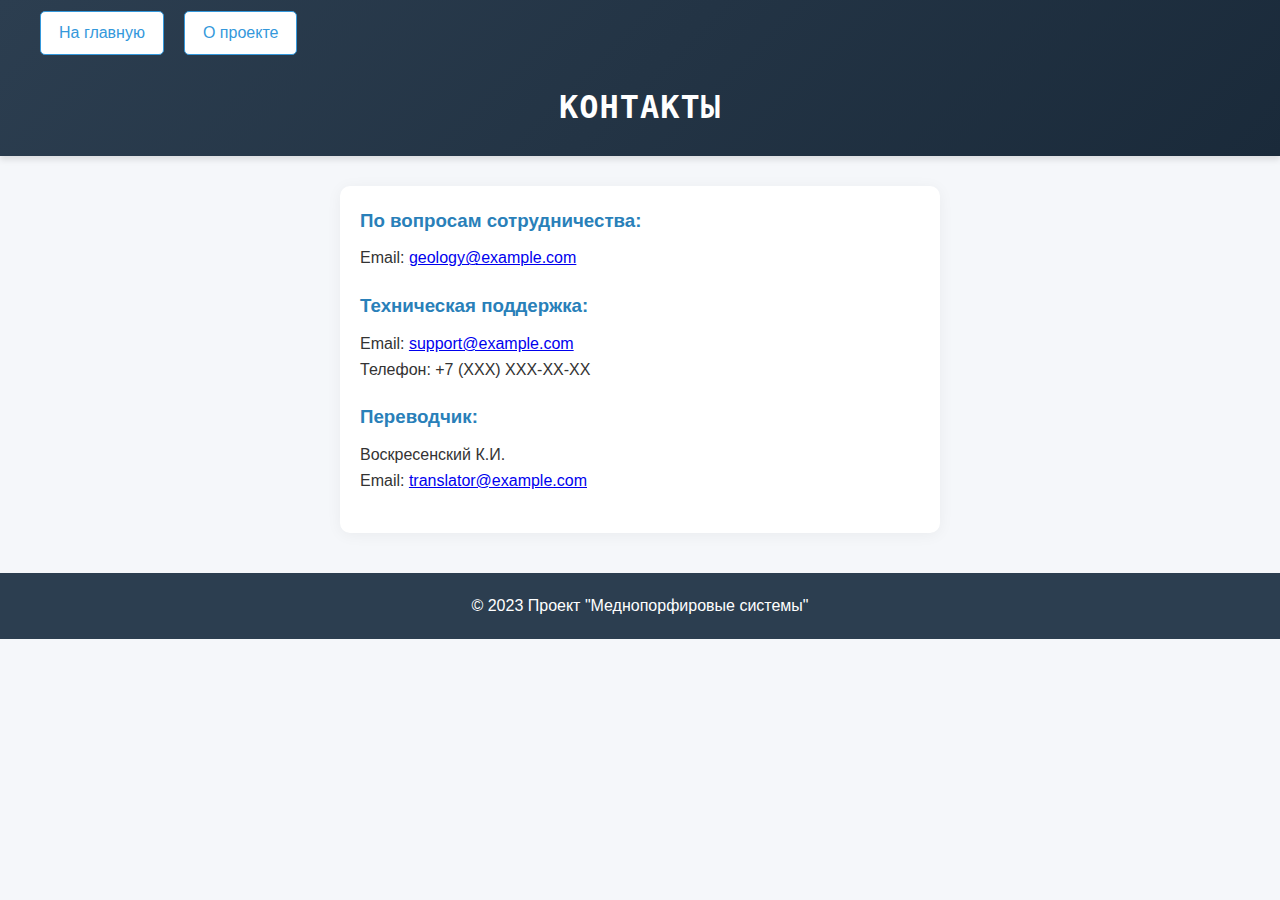
<file: contacts.html>
<!DOCTYPE html>
<html lang="ru">
<head>
    <meta charset="UTF-8">
    <meta name="viewport" content="width=device-width, initial-scale=1.0">
    <title>Контакты</title>
    <link rel="icon" href="data:image/svg+xml,<svg xmlns=%22http://www.w3.org/2000/svg%22 viewBox=%220 0 100 100%22><text y=%22.9em%22 font-size=%2290%22>🪨</text></svg>">
    <style>
        * { margin: 0; padding: 0; box-sizing: border-box; font-family: 'Segoe UI', Tahoma, Geneva, Verdana, sans-serif; }
        body { background-color: #f5f7fa; color: #333; line-height: 1.6; }
        header {
            position: sticky;
            top: 0;
            z-index: 100;
            background: linear-gradient(135deg, #2c3e50, #1a2a3a);
            color: white;
            box-shadow: 0 4px 6px rgba(0,0,0,0.1);
            font-family: 'Share Tech Mono', monospace;
            padding-bottom: 1rem;
            text-align: center;
        }
        .header-row {
            display: flex;
            justify-content: space-between;
            align-items: center;
            padding: 0.7rem 2.5rem 0.7rem 2.5rem;
        }
        .header-links {
            display: flex;
            gap: 20px;
        }
        .header-links a {
            color: #3498db;
            background: #fff;
            border: 1px solid #3498db;
            border-radius: 5px;
            padding: 8px 18px;
            text-decoration: none;
            font-weight: 500;
            font-size: 1rem;
            transition: background 0.2s, color 0.2s;
        }
        .header-links a:hover {
            background: #3498db;
            color: #fff;
        }
        h1 { font-size: 2rem; font-family: 'Share Tech Mono', monospace; text-transform: uppercase; letter-spacing: 1px; margin: 0.5em 0 0.2em 0; }
        .container { max-width: 600px; margin: 30px auto; padding: 20px; background: white; border-radius: 10px; box-shadow: 0 2px 15px rgba(0,0,0,0.05); }
        .contact-item { margin-bottom: 20px; }
        .contact-item h3 { color: #2980b9; margin-bottom: 10px; }
        footer { background: #2c3e50; color: white; text-align: center; padding: 20px; margin-top: 40px; }
        .footer-links { margin-top: 15px; }
        .footer-links a { color: #3498db; text-decoration: none; margin: 0 10px; }
        .footer-links a:hover { text-decoration: underline; }
    </style>
</head>
<body>
    <header>
        <div class="header-row">
            <div class="header-links">
                <a href="index.html">На главную</a>
                <a href="info.html">О проекте</a>
            </div>
        </div>
        <h1>Контакты</h1>
    </header>

    <div class="container">
        <div class="contact-item">
            <h3>По вопросам сотрудничества:</h3>
            <p>Email: <a href="mailto:geology@example.com">geology@example.com</a></p>
        </div>

        <div class="contact-item">
            <h3>Техническая поддержка:</h3>
            <p>Email: <a href="mailto:support@example.com">support@example.com</a></p>
            <p>Телефон: +7 (XXX) XXX-XX-XX</p>
        </div>

        <div class="contact-item">
            <h3>Переводчик:</h3>
            <p>Воскресенский К.И.</p>
            <p>Email: <a href="mailto:translator@example.com">translator@example.com</a></p>
        </div>
    </div>

    <footer>
        <p>© 2023 Проект "Меднопорфировые системы"</p>
    </footer>
</body>
</html>
</file>
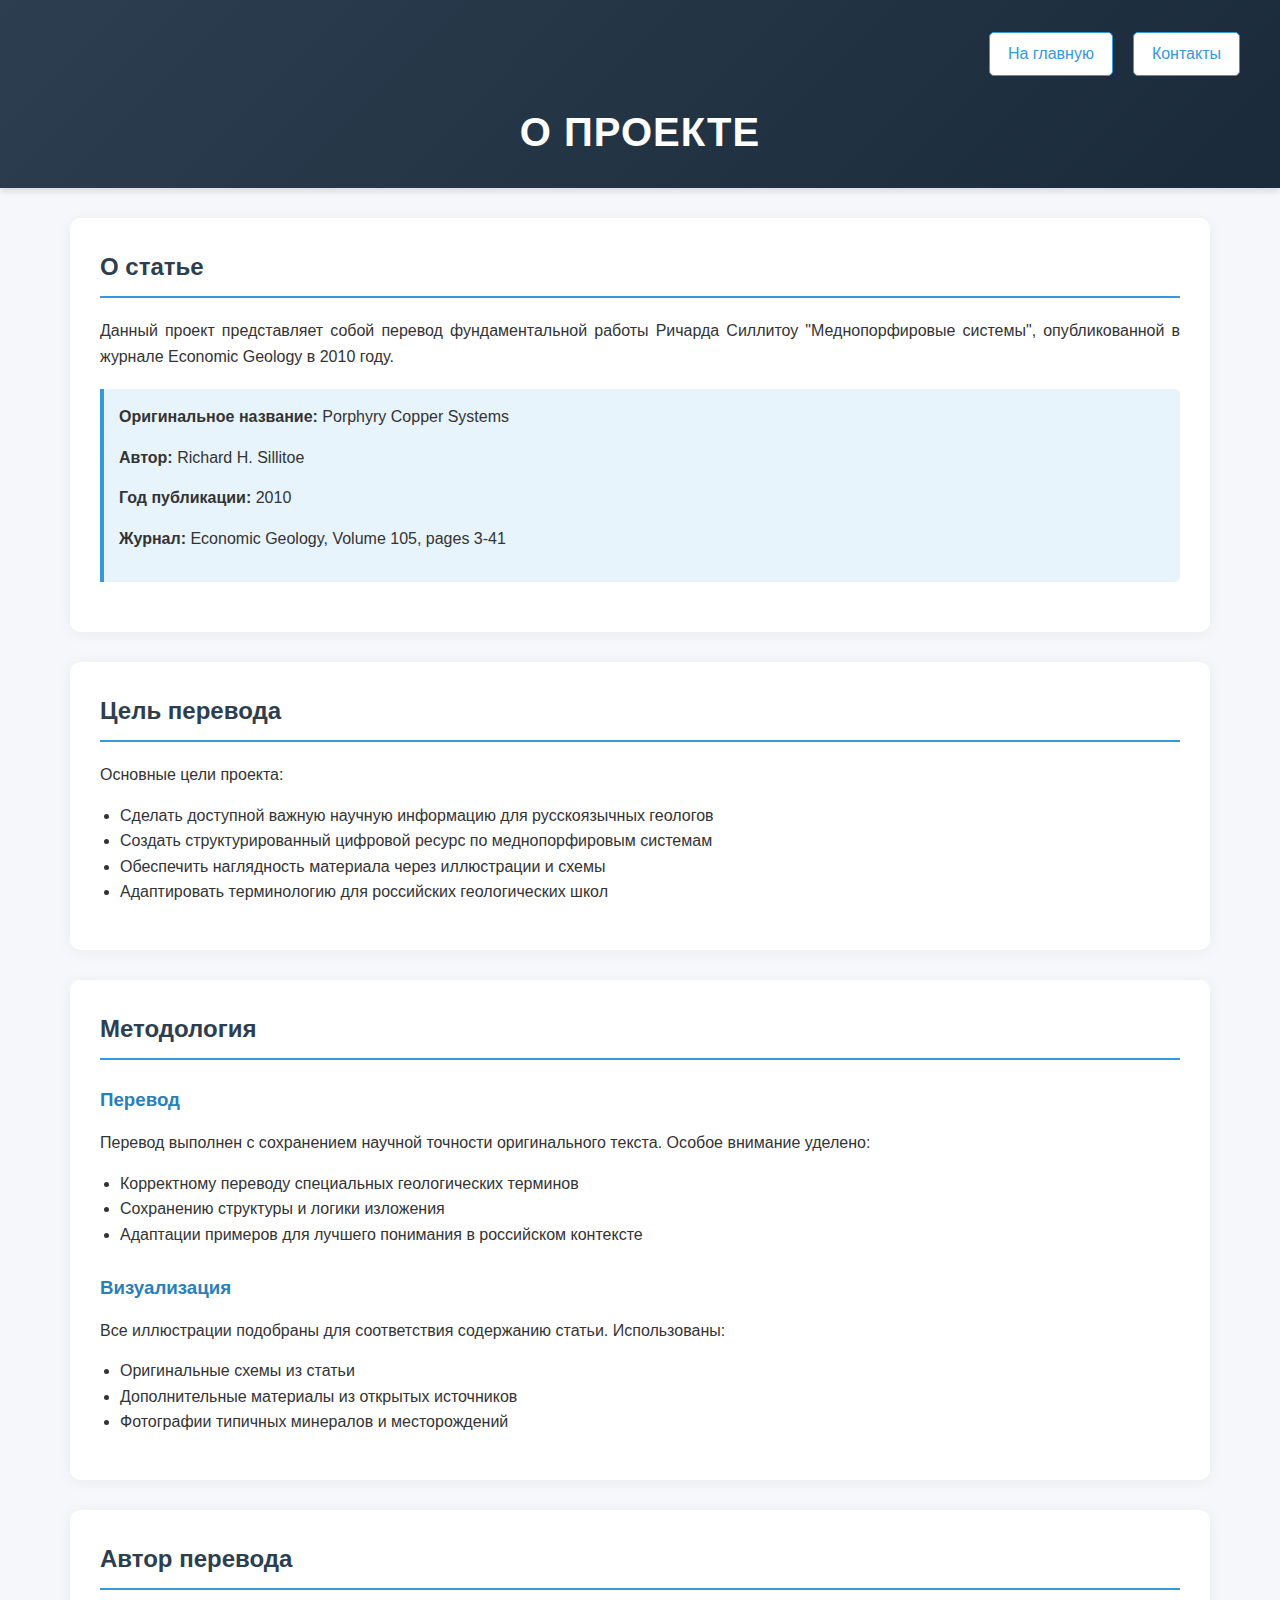
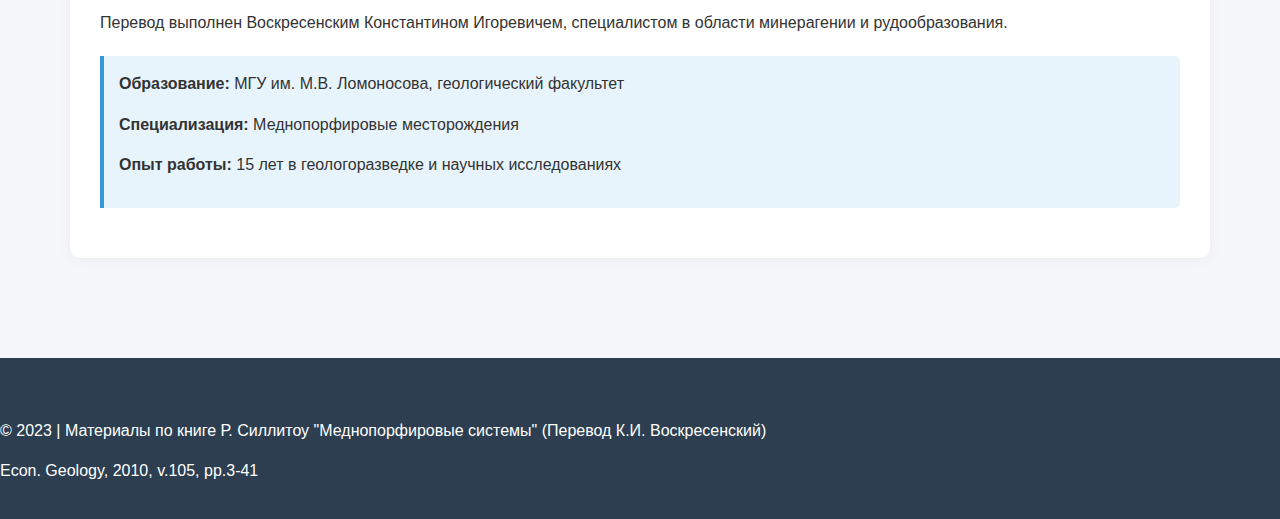
<file: info.html>
<!DOCTYPE html>
<html lang="ru">
<head>
    <meta charset="UTF-8">
    <meta name="viewport" content="width=device-width, initial-scale=1.0">
    <meta name="description" content="Информация о проекте перевода статьи 'Меднопорфировые системы'">
    <title>Информация о проекте</title>
    <link rel="icon" href="data:image/svg+xml,<svg xmlns=%22http://www.w3.org/2000/svg%22 viewBox=%220 0 100 100%22><text y=%22.9em%22 font-size=%2290%22>🪨</text></svg>">
    <style>
        * {
            margin: 0;
            padding: 0;
            box-sizing: border-box;
            font-family: 'Segoe UI', Tahoma, Geneva, Verdana, sans-serif;
        }
        body {
            background-color: #f5f7fa;
            color: #333;
            line-height: 1.6;
        }
        header {
            background: linear-gradient(135deg, #2c3e50, #1a2a3a);
            color: white;
            padding: 2rem 0 1rem 0;
            text-align: center;
            box-shadow: 0 4px 6px rgba(0,0,0,0.1);
            font-family: 'Share Tech Mono', monospace;
        }
        .header-links {
            display: flex;
            justify-content: flex-end;
            gap: 20px;
            margin-bottom: 1.5rem;
            margin-right: 2.5rem;
        }
        .header-links a {
            color: #3498db;
            background: #fff;
            border: 1px solid #3498db;
            border-radius: 5px;
            padding: 8px 18px;
            text-decoration: none;
            font-weight: 500;
            font-size: 1rem;
            transition: background 0.2s, color 0.2s;
        }
        .header-links a:hover {
            background: #3498db;
            color: #fff;
        }
        h1 {
            font-size: 2.5rem;
            margin-bottom: 0.5rem;
            text-transform: uppercase;
            letter-spacing: 1px;
        }
        /* .subtitle удалена */
        .container {
            max-width: 1200px;
            margin: 0 auto;
            padding: 30px;
        }
        .info-section {
            background: white;
            border-radius: 10px;
            padding: 30px;
            box-shadow: 0 2px 15px rgba(0,0,0,0.05);
            margin-bottom: 30px;
        }
        h2 {
            color: #2c3e50;
            margin-bottom: 20px;
            padding-bottom: 10px;
            border-bottom: 2px solid #3498db;
        }
        h3 {
            color: #2980b9;
            margin: 25px 0 15px;
        }
        p {
            margin-bottom: 15px;
            text-align: justify;
        }
        ul {
            margin-bottom: 15px;
            padding-left: 20px;
        }
        .highlight {
            background-color: #e8f4fc;
            border-left: 4px solid #3498db;
            padding: 15px;
            margin: 20px 0;
            border-radius: 0 5px 5px 0;
        }
        footer {
            background: #2c3e50;
            color: white;
            text-align: center;
            padding: 20px 0;
            margin-top: 40px;
        }
        /* .footer-links удалены */
        @media (max-width: 768px) {
            .container {
                padding: 15px;
            }
            .info-section {
                padding: 20px;
            }
        }
    </style>
</head>
<body>
    <header>
        <div class="header-links">
            <a href="index.html">На главную</a>
            <a href="contacts.html">Контакты</a>
        </div>
        <h1>О проекте</h1>
    </header>

    <div class="container">
        <div class="info-section">
            <h2>О статье</h2>
            <p>Данный проект представляет собой перевод фундаментальной работы Ричарда Силлитоу "Меднопорфировые системы", опубликованной в журнале Economic Geology в 2010 году.</p>
            
            <div class="highlight">
                <p><strong>Оригинальное название:</strong> Porphyry Copper Systems</p>
                <p><strong>Автор:</strong> Richard H. Sillitoe</p>
                <p><strong>Год публикации:</strong> 2010</p>
                <p><strong>Журнал:</strong> Economic Geology, Volume 105, pages 3-41</p>
            </div>
        </div>

        <div class="info-section">
            <h2>Цель перевода</h2>
            <p>Основные цели проекта:</p>
            <ul>
                <li>Сделать доступной важную научную информацию для русскоязычных геологов</li>
                <li>Создать структурированный цифровой ресурс по меднопорфировым системам</li>
                <li>Обеспечить наглядность материала через иллюстрации и схемы</li>
                <li>Адаптировать терминологию для российских геологических школ</li>
            </ul>
        </div>

        <div class="info-section">
            <h2>Методология</h2>
            <h3>Перевод</h3>
            <p>Перевод выполнен с сохранением научной точности оригинального текста. Особое внимание уделено:</p>
            <ul>
                <li>Корректному переводу специальных геологических терминов</li>
                <li>Сохранению структуры и логики изложения</li>
                <li>Адаптации примеров для лучшего понимания в российском контексте</li>
            </ul>
            
            <h3>Визуализация</h3>
            <p>Все иллюстрации подобраны для соответствия содержанию статьи. Использованы:</p>
            <ul>
                <li>Оригинальные схемы из статьи</li>
                <li>Дополнительные материалы из открытых источников</li>
                <li>Фотографии типичных минералов и месторождений</li>
            </ul>
        </div>

        <div class="info-section">
            <h2>Автор перевода</h2>
            <p>Перевод выполнен Воскресенским Константином Игоревичем, специалистом в области минерагении и рудообразования.</p>
            
            <div class="highlight">
                <p><strong>Образование:</strong> МГУ им. М.В. Ломоносова, геологический факультет</p>
                <p><strong>Специализация:</strong> Меднопорфировые месторождения</p>
                <p><strong>Опыт работы:</strong> 15 лет в геологоразведке и научных исследованиях</p>
            </div>
        </div>
    </div>

    <footer>
        <div style="height: 20px;"></div>
        <p style="margin-top: 20px;">© 2023 | Материалы по книге Р. Силлитоу "Меднопорфировые системы" (Перевод К.И. Воскресенский)</p>
        <p>Econ. Geology, 2010, v.105, pp.3-41</p>
    </footer>
</body>
</html>
</file>
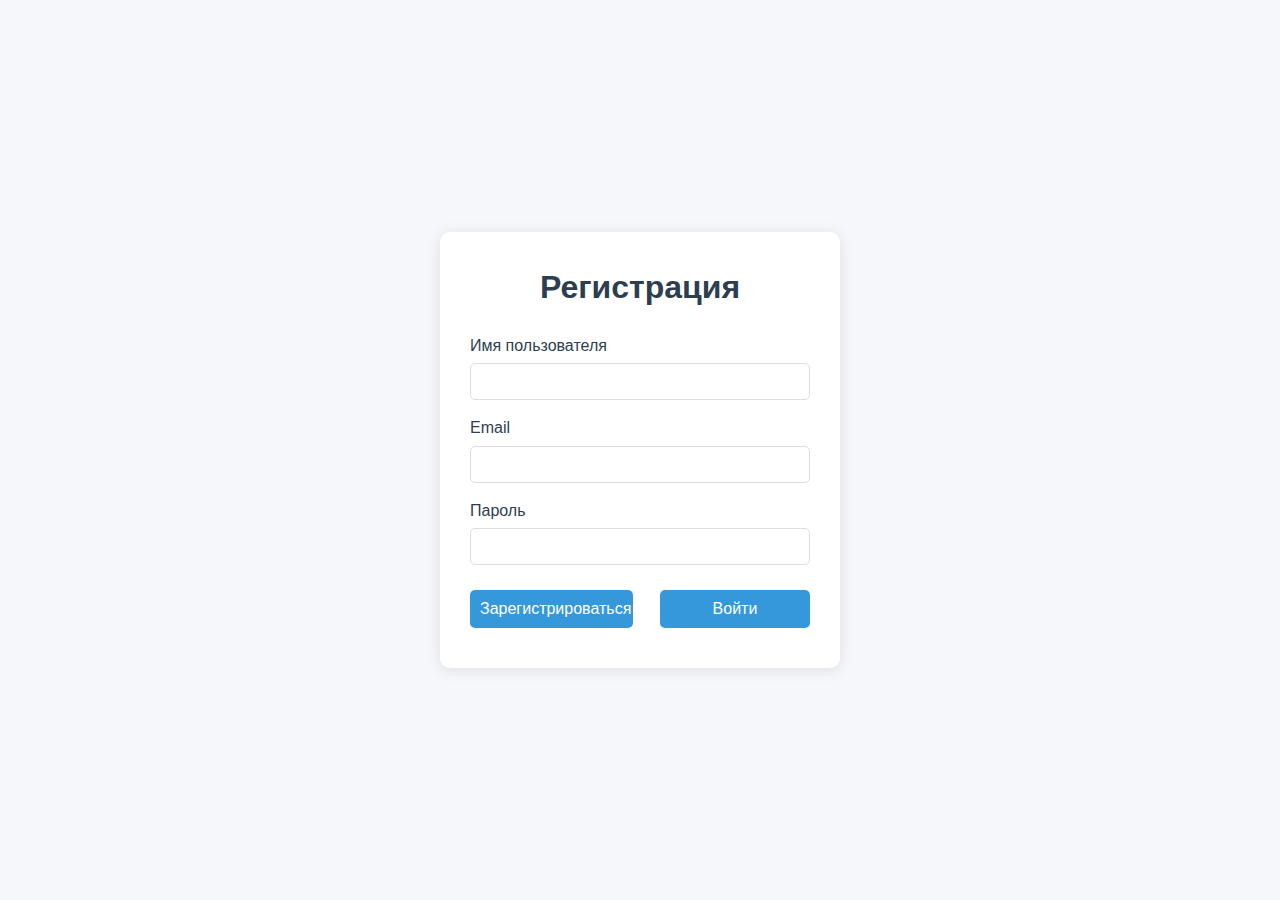
<file: register.html>
<!DOCTYPE html>
<html lang="ru">
<head>
    <meta charset="UTF-8">
    <meta name="viewport" content="width=device-width, initial-scale=1.0">
    <title>Регистрация / Вход</title>
    <style>
        * {
            margin: 0;
            padding: 0;
            box-sizing: border-box;
            font-family: 'Segoe UI', Tahoma, Geneva, Verdana, sans-serif;
        }
        body {
            background-color: #f5f7fa;
            color: #333;
            line-height: 1.6;
            display: flex;
            justify-content: center;
            align-items: center;
            min-height: 100vh;
        }
        .auth-container {
            background: white;
            border-radius: 10px;
            box-shadow: 0 2px 15px rgba(0,0,0,0.1);
            padding: 30px;
            width: 100%;
            max-width: 400px;
            text-align: center;
        }
        h1 {
            color: #2c3e50;
            margin-bottom: 20px;
        }
        .form-group {
            margin-bottom: 15px;
            text-align: left;
        }
        label {
            display: block;
            margin-bottom: 5px;
            color: #2c3e50;
        }
        input {
            width: 100%;
            padding: 10px;
            border: 1px solid #ddd;
            border-radius: 5px;
        }
        button {
            width: 48%;
            padding: 10px;
            background: #3498db;
            color: white;
            border: none;
            border-radius: 5px;
            cursor: pointer;
            font-size: 16px;
            margin-top: 10px;
            margin-right: 2%;
            display: inline-block;
        }
        button:last-child {
            margin-right: 0;
        }
        button:hover {
            background: #2980b9;
        }
        .button-row {
            display: flex;
            justify-content: space-between;
            gap: 20px;
            margin-top: 10px;
            margin-bottom: 10px;
        }
        .switch-form {
            margin-top: 15px;
            font-size: 14px;
        }
        .switch-form a {
            color: #3498db;
            text-decoration: none;
        }
        .error {
            color: #e74c3c;
            font-size: 14px;
            margin-top: 5px;
        }
    </style>
</head>
<body>
    <div class="auth-container">
        <h1 id="form-title">Регистрация</h1>
        <form id="auth-form">
            <div class="form-group">
                <label for="username">Имя пользователя</label>
                <input type="text" id="username" name="username" required>
            </div>
            <div class="form-group" id="email-group">
                <label for="email">Email</label>
                <input type="email" id="email" name="email" required>
            </div>
            <div class="form-group">
                <label for="password">Пароль</label>
                <input type="password" id="password" name="password" required>
            </div>
            <div class="button-row">
                <button type="submit" id="submit-btn">Зарегистрироваться</button>
                <button type="button" id="switch-btn">Войти</button>
            </div>
        </form>
        <!-- Кнопки теперь в .button-row -->
        <div id="error-message" class="error"></div>
    </div>

    <script>
        // Определяем, это форма входа или регистрации
        const urlParams = new URLSearchParams(window.location.search);
        let isLogin = urlParams.get('action') === 'login';

        const formTitle = document.getElementById('form-title');
        const submitBtn = document.getElementById('submit-btn');
        const switchBtn = document.getElementById('switch-btn');
        const emailGroup = document.getElementById('email-group');
        const authForm = document.getElementById('auth-form');
        const errorMessage = document.getElementById('error-message');

        function updateForm() {
            if (isLogin) {
                formTitle.textContent = 'Вход';
                submitBtn.textContent = 'Войти';
                switchBtn.textContent = 'Зарегистрироваться';
                emailGroup.style.display = 'none';
            } else {
                formTitle.textContent = 'Регистрация';
                submitBtn.textContent = 'Зарегистрироваться';
                switchBtn.textContent = 'Войти';
                emailGroup.style.display = '';
            }
        }

        updateForm();

        switchBtn.addEventListener('click', (e) => {
            e.preventDefault();
            isLogin = !isLogin;
            updateForm();
            errorMessage.textContent = '';
        });

        authForm.addEventListener('submit', async (e) => {
            e.preventDefault();
            const formData = new FormData(authForm);
            const data = Object.fromEntries(formData.entries());

            try {
                const response = await fetch(isLogin ? '/login' : '/register', {
                    method: 'POST',
                    headers: {
                        'Content-Type': 'application/json',
                    },
                    body: JSON.stringify(data),
                });

                const result = await response.json();
                if (response.ok) {
                    window.location.href = 'index.html'; // Перенаправление после успеха
                } else {
                    errorMessage.textContent = result.message || 'Ошибка';
                }
            } catch (err) {
                errorMessage.textContent = 'Ошибка соединения';
            }
        });
    </script>
</body>
</html>
</file>
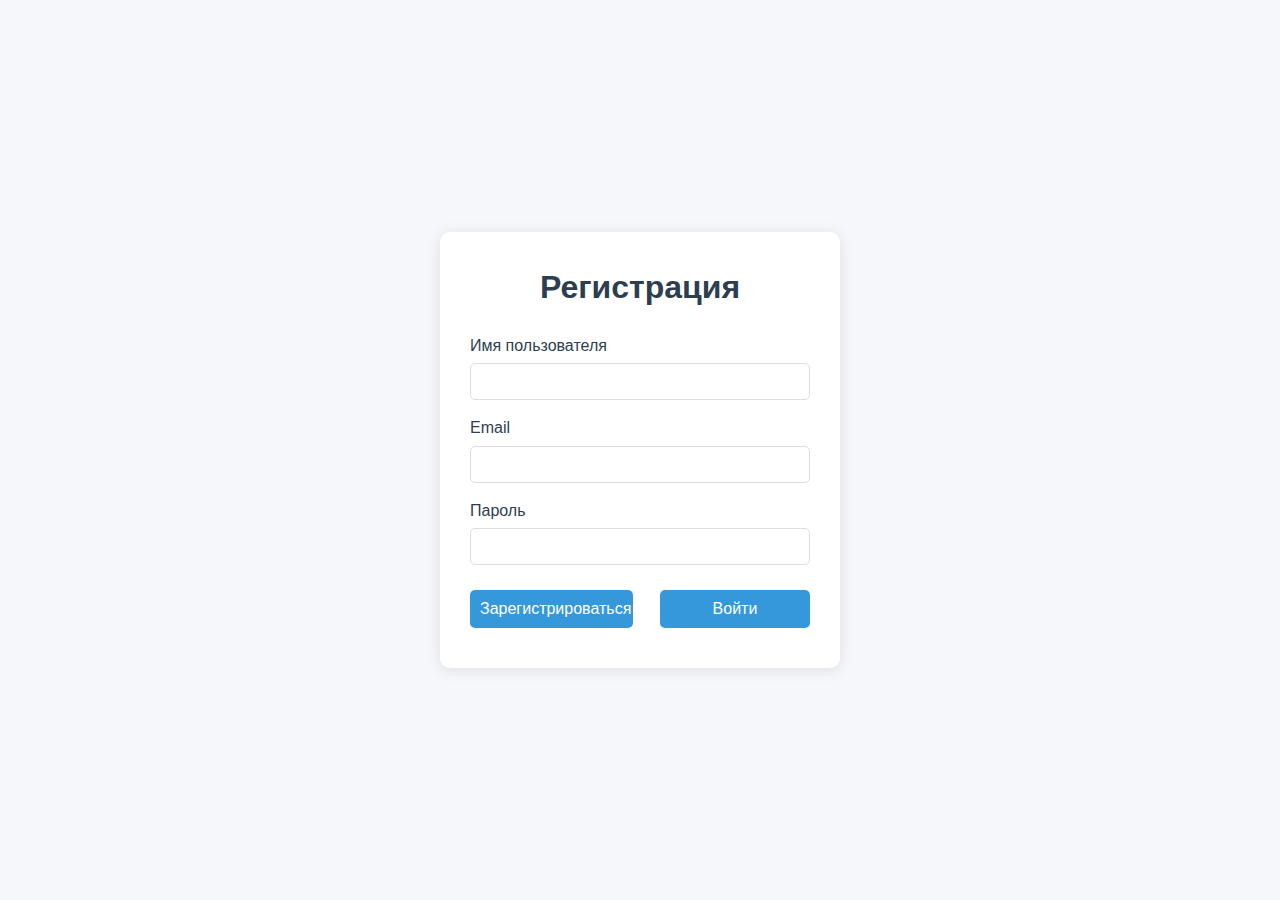
<file: templates/register.html>
<!DOCTYPE html>
<html lang="ru">
<head>
    <meta charset="UTF-8">
    <meta name="viewport" content="width=device-width, initial-scale=1.0">
    <title>Регистрация / Вход</title>
    <style>
        * {
            margin: 0;
            padding: 0;
            box-sizing: border-box;
            font-family: 'Segoe UI', Tahoma, Geneva, Verdana, sans-serif;
        }
        body {
            background-color: #f5f7fa;
            color: #333;
            line-height: 1.6;
            display: flex;
            justify-content: center;
            align-items: center;
            min-height: 100vh;
        }
        .auth-container {
            background: white;
            border-radius: 10px;
            box-shadow: 0 2px 15px rgba(0,0,0,0.1);
            padding: 30px;
            width: 100%;
            max-width: 400px;
            text-align: center;
        }
        h1 {
            color: #2c3e50;
            margin-bottom: 20px;
        }
        .form-group {
            margin-bottom: 15px;
            text-align: left;
        }
        label {
            display: block;
            margin-bottom: 5px;
            color: #2c3e50;
        }
        input {
            width: 100%;
            padding: 10px;
            border: 1px solid #ddd;
            border-radius: 5px;
        }
        button {
            width: 48%;
            padding: 10px;
            background: #3498db;
            color: white;
            border: none;
            border-radius: 5px;
            cursor: pointer;
            font-size: 16px;
            margin-top: 10px;
            margin-right: 2%;
            display: inline-block;
        }
        button:last-child {
            margin-right: 0;
        }
        button:hover {
            background: #2980b9;
        }
        .button-row {
            display: flex;
            justify-content: space-between;
            gap: 20px;
            margin-top: 10px;
            margin-bottom: 10px;
        }
        .switch-form {
            margin-top: 15px;
            font-size: 14px;
        }
        .switch-form a {
            color: #3498db;
            text-decoration: none;
        }
        .error {
            color: #e74c3c;
            font-size: 14px;
            margin-top: 5px;
        }
    </style>
</head>
<body>
    <div class="auth-container">
        <h1 id="form-title">Регистрация</h1>
        <form id="auth-form">
            <div class="form-group">
                <label for="username">Имя пользователя</label>
                <input type="text" id="username" name="username" required>
            </div>
            <div class="form-group" id="email-group">
                <label for="email">Email</label>
                <input type="email" id="email" name="email" required>
            </div>
            <div class="form-group">
                <label for="password">Пароль</label>
                <input type="password" id="password" name="password" required>
            </div>
            <div class="button-row">
                <button type="submit" id="submit-btn">Зарегистрироваться</button>
                <button type="button" id="switch-btn">Войти</button>
            </div>
        </form>
        <!-- Кнопки теперь в .button-row -->
        <div id="error-message" class="error"></div>
    </div>

    <script>
        // Определяем, это форма входа или регистрации
        const urlParams = new URLSearchParams(window.location.search);
        let isLogin = urlParams.get('action') === 'login';

        const formTitle = document.getElementById('form-title');
        const submitBtn = document.getElementById('submit-btn');
        const switchBtn = document.getElementById('switch-btn');
        const emailGroup = document.getElementById('email-group');
        const authForm = document.getElementById('auth-form');
        const errorMessage = document.getElementById('error-message');

        function updateForm() {
            if (isLogin) {
                formTitle.textContent = 'Вход';
                submitBtn.textContent = 'Войти';
                switchBtn.textContent = 'Зарегистрироваться';
                emailGroup.style.display = 'none';
            } else {
                formTitle.textContent = 'Регистрация';
                submitBtn.textContent = 'Зарегистрироваться';
                switchBtn.textContent = 'Войти';
                emailGroup.style.display = '';
            }
        }

        updateForm();

        switchBtn.addEventListener('click', (e) => {
            e.preventDefault();
            isLogin = !isLogin;
            updateForm();
            errorMessage.textContent = '';
        });

        authForm.addEventListener('submit', async (e) => {
            e.preventDefault();
            const formData = new FormData(authForm);
            const data = Object.fromEntries(formData.entries());

            try {
                const response = await fetch(isLogin ? '/login' : '/register', {
                    method: 'POST',
                    headers: {
                        'Content-Type': 'application/json',
                    },
                    body: JSON.stringify(data),
                });

                let result = {};
                try {
                    result = await response.json();
                } catch (jsonErr) {
                    // Если не удалось распарсить JSON, покажем общую ошибку
                    errorMessage.textContent = 'Ошибка сервера';
                    console.error('Ошибка парсинга JSON:', jsonErr);
                    return;
                }

                // Логируем ответ сервера для отладки
                console.log('Ответ сервера:', response.status, result);

                if (response.ok) {
                    errorMessage.textContent = isLogin ? 'Успешный вход!' : 'Пользователь создан!';
                    setTimeout(() => {
                        window.location.href = '/';
                    }, 700);
                } else {
                    errorMessage.textContent = result.message || 'Ошибка';
                }
            } catch (err) {
                errorMessage.textContent = 'Ошибка соединения';
                console.error('Ошибка соединения:', err);
            }
        });
    </script>
</body>
</html>
</file>
